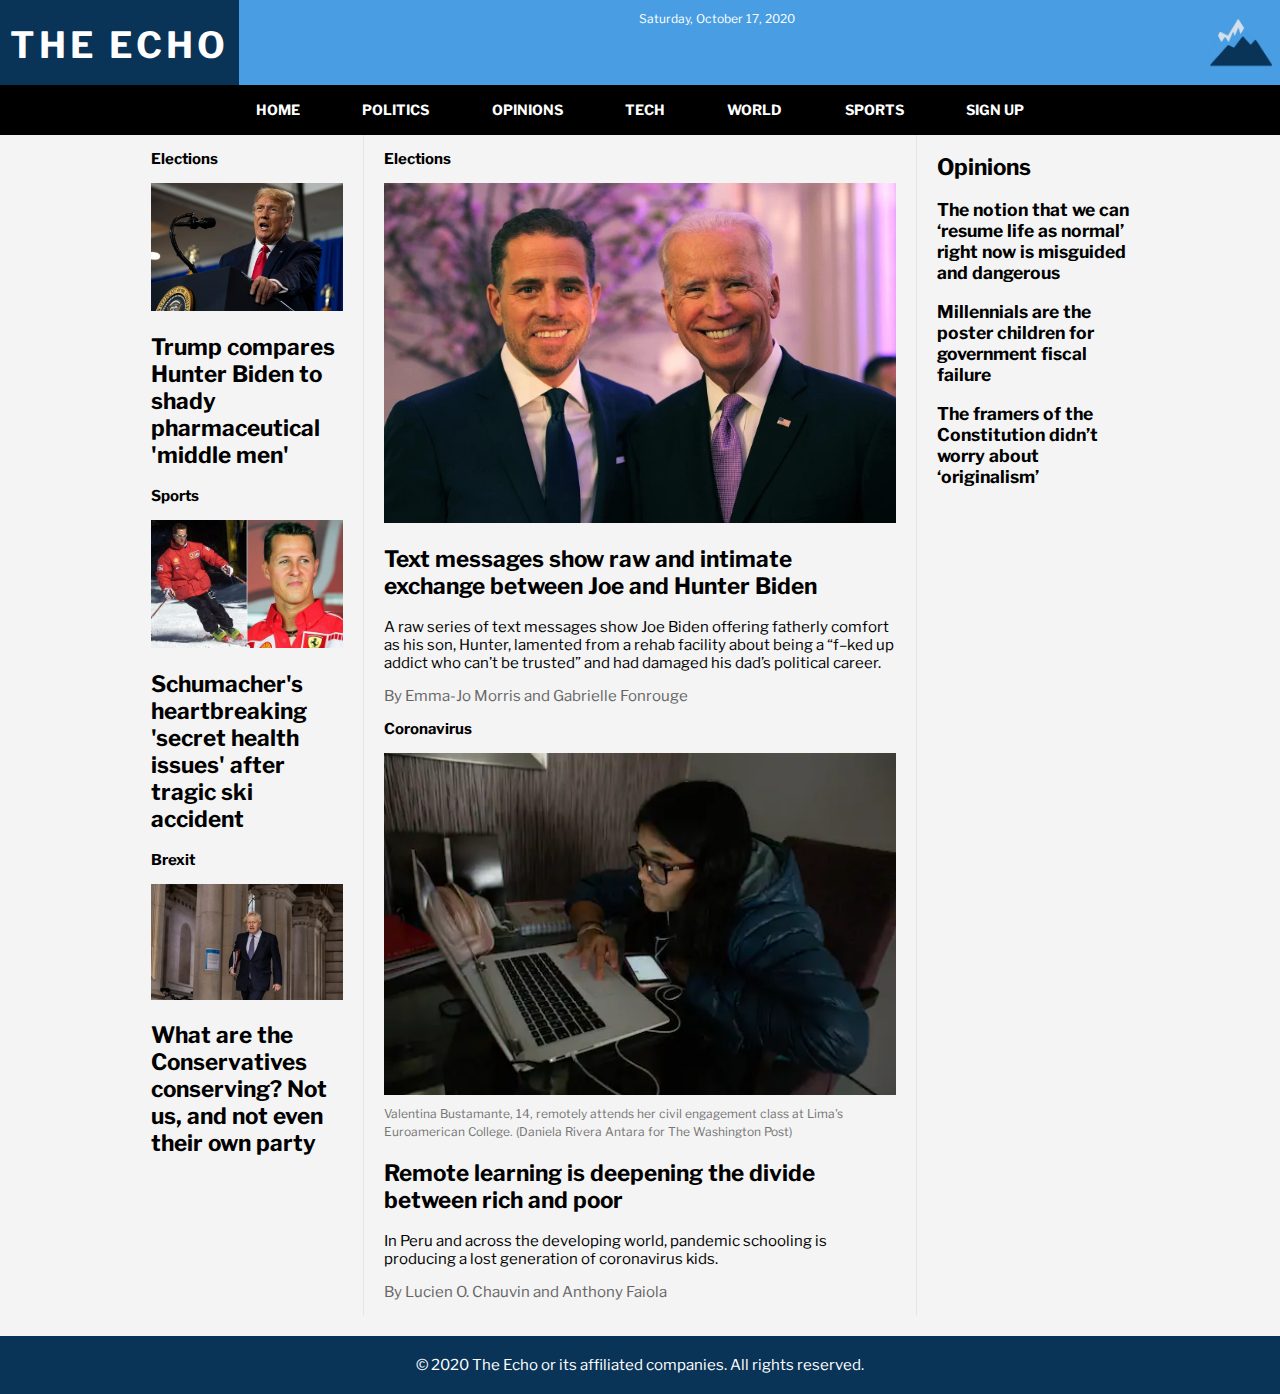
<file: index.html>
<!DOCTYPE html>
<html lang="en">
    <head>
        <meta charset="UTF-8">
        <title>THE ECHO | Home</title>
        <link rel="stylesheet" type="text/css" href="./css/normalize.css"/>
        <link rel="stylesheet" type="text/css" href="./css/header.css"/>
        <link rel="stylesheet" type="text/css" href="./css/nav.css"/>
        <link rel="stylesheet" type="text/css" href="./css/styles.css"/>
        <link rel="stylesheet" type="text/css" href="./css/footer.css"/>
        <link href="https://fonts.googleapis.com/css2?family=Libre+Franklin" rel="stylesheet"> 
        <meta name="viewport" content="width=device-width">
    </head>
    <body>
        <header>
            <div class="container-header">
                <div id="branding">
                    <a href="https://github.com/MaximoCutro/the-echo">
                        <h1>THE ECHO</h1>
                    </a>
                </div> 
                <div class="date">
                    <p>Saturday, October 17, 2020</p>
                </div>
                <div class="logo">
                    <img src="./img/logo.png" alt="echo-logo">
                </div>
            </div>
        </header>
        <nav>
            <div class="burger">
                <div class="top-burger-line"></div>
                <div class="middle-burger-line"></div>
                <div class="bottom-burger-line"></div>
            </div>
            <ul class="nav-links">
                <li>
                    <a href="index.html">Home</a>
                </li>
                <li>
                    <a href="#">Politics</a>
                </li>
                <li>
                    <a href="#">Opinions</a>
                </li>
                <li>
                    <a href="#">Tech</a>
                </li>
                <li>
                    <a href="#">World</a>
                </li>
                <li>
                    <a href="#">Sports</a>
                </li>
                <li>
                    <a href="form.html">Sign Up</a>
                </li>
            </ul>
        </nav>
        <div class="container-main">
            <div class="content-secondary">
                <div>
                    <p class="subject">Elections</p>
                    <a href="#">
                        <img src="./img/trump.webp" alt="Trump">
                    </a>
                    <a href="#">
                        <h2>Trump compares Hunter Biden to shady pharmaceutical 'middle men'</h2>
                    </a>
                </div>
                <div>
                    <p class="subject">Sports</p>
                    <a href="#">
                        <img src="./img/shumacher.jpg" alt="Shumacher">
                    </a>
                    <a href="#">
                        <h2>Schumacher's heartbreaking 'secret health issues' after tragic ski accident</h2>
                    </a>
                </div>
                <div>
                    <p class="subject">Brexit</p>
                    <a href="#">
                        <img src="./img/boris.webp" alt="Boris">
                    </a>
                    <a href="#">
                        <h2>What are the Conservatives conserving? Not us, and not even their own party</h2>
                    </a>
                </div>
            </div>
            <div class="content-main">
                <div>
                    <p class="subject">Elections</p>
                    <a href="#">
                        <img src="./img/biden.webp" alt="Biden">
                    </a>
                    <a href="#">
                        <h2>Text messages show raw and intimate exchange between Joe and Hunter Biden</h2>
                    </a>
                    <p>A raw series of text messages show Joe Biden offering fatherly comfort as his son, Hunter, lamented from a rehab facility about being a “f–ked up addict who can’t be trusted” and had damaged his dad’s political career.</p>
                    <p class="author">By Emma-Jo Morris and Gabrielle Fonrouge</p>
                </div>
                <div>
                    <p class="subject">Coronavirus</p>
                    <a href="#">
                        <img src="./img/coronavirus.webp" alt="Coronavirus">
                    </a>
                    <figcaption class="figcaption">Valentina Bustamante, 14, remotely attends her civil engagement class at Lima's Euroamerican College. (Daniela Rivera Antara for The Washington Post)</figcaption>
                    <a href="#">
                        <h2>Remote learning is deepening the divide between rich and poor</h2>
                    </a>
                    <p>In Peru and across the developing world, pandemic schooling is producing a lost generation of coronavirus kids.</p>
                    <p class="author">By Lucien O. Chauvin and Anthony Faiola</p>
                </div>
            </div>
            <div class="content-opinions">
                <h2>Opinions</h2>
                <a href="#">
                    <h3>The notion that we can ‘resume life as normal’ right now is misguided and dangerous</h3>
                </a>
                <a href="#">
                    <h3>Millennials are the poster children for government fiscal failure</h3>
                </a>
                <a href="#">
                    <h3>The framers of the Constitution didn’t worry about ‘originalism’</h3>
                </a>    
            </div>
        </div>
        <footer>
            © 2020 The Echo or its affiliated companies. All rights reserved. 
        </footer>
    </body>
</html>
</file>
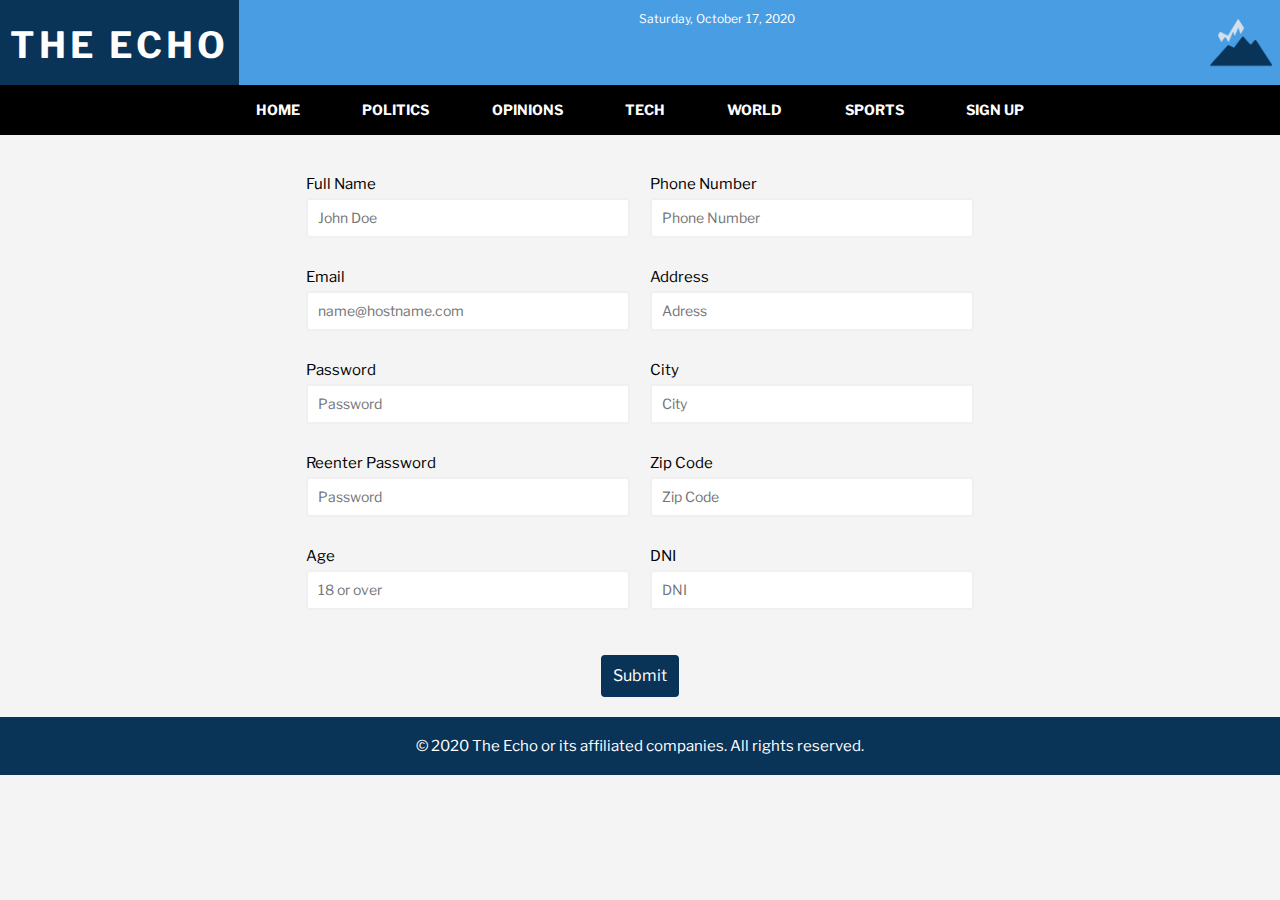
<file: form.html>
<!DOCTYPE html>
<html lang="en">
    <head>
        <meta charset="UTF-8">
        <title>THE ECHO | Form</title>
        <link rel="stylesheet" type="text/css" href="./css/normalize.css"/>
        <link rel="stylesheet" type="text/css" href="./css/header.css"/>
        <link rel="stylesheet" type="text/css" href="./css/nav.css"/>
        <link rel="stylesheet" type="text/css" href="./css/styles.css"/>
        <link rel="stylesheet" type="text/css" href="./css/footer.css"/>
        <link rel="stylesheet" type="text/css" href="./css/form.css"/>
        <link href="https://fonts.googleapis.com/css2?family=Libre+Franklin" rel="stylesheet"> 
        <script src="./js/form-control.js"></script>
        <meta name="viewport" content="width=device-width">
    </head>
    <body>
        <header>
            <div class="container-header">
                <div id="branding">
                    <a href="https://github.com/MaximoCutro/the-echo">
                        <h1>THE ECHO</h1>
                    </a>
                </div> 
                <div class="date">
                    <p>Saturday, October 17, 2020</p>
                </div>
                <div class="logo">
                    <img src="./img/logo.png" alt="echo-logo">
                </div>
            </div>
        </header>
        <nav>
            <div class="burger">
                <div class="top-burger-line"></div>
                <div class="middle-burger-line"></div>
                <div class="bottom-burger-line"></div>
            </div>
            <ul class="nav-links">
                <li>
                    <a href="index.html">Home</a>
                </li>
                <li>
                    <a href="#">Politics</a>
                </li>
                <li>
                    <a href="#">Opinions</a>
                </li>
                <li>
                    <a href="#">Tech</a>
                </li>
                <li>
                    <a href="#">World</a>
                </li>
                <li>
                    <a href="#">Sports</a>
                </li>
                <li>
                    <a href="form.html">Sign Up</a>
                </li>
            </ul>
        </nav>
        <form id="form" class="form">
            <div class="form-row">
                <div class="form-left">
                    <div class="form-control">
                        <label for="full-name">Full Name</label>
                        <input type="text" placeholder="John Doe" id="full-name"/>
                        <small>Error message</small>
                    </div>
                    <div class="form-control">
                        <label for="email">Email</label>
                        <input type="email" placeholder="name@hostname.com" id="email"/>
                        <small>Error message</small>
                    </div>
                    <div class="form-control">
                        <label for="password">Password</label>
                        <input type="password" placeholder="Password" id="password"/>
                        <small>Error message</small>
                    </div>
                    <div class="form-control">
                        <label for="password-check">Reenter Password</label>
                        <input type="password" placeholder="Password" id="password-check"/>
                        <small>Error message</small>
                    </div>
                    <div class="form-control">
                        <label for="age">Age</label>
                        <input type="text" placeholder="18 or over" id="age-check"/>
                        <small>Error message</small>
                    </div>
                </div>
                <div class="form-right">
                    <div class="form-control">
                        <label for="phone-number">Phone Number</label>
                        <input type="text" placeholder="Phone Number" id="phone-number"/>
                        <small>Error message</small>
                    </div>
                    <div class="form-control">
                        <label for="address">Address</label>
                        <input type="text" placeholder="Adress" id="address"/>
                        <small>Error message</small>
                    </div>
                    <div class="form-control">
                        <label for="city">City</label>
                        <input type="text" placeholder="City" id="city"/>
                        <small>Error message</small>
                    </div>
                    <div class="form-control">
                        <label for="zip-code">Zip Code</label>
                        <input type="text" placeholder="Zip Code" id="zip-code"/>
                        <small>Error message</small>
                    </div>
                    <div class="form-control">
                        <label for="dni">DNI</label>
                        <input type="text" placeholder="DNI" id="dni"/>
                        <small>Error message</small>
                    </div>
                </div>
            </div>
            <div class="form-button">
                <button type="submit">Submit</button>
            </div>
        </form>
        <footer>
            © 2020 The Echo or its affiliated companies. All rights reserved. 
        </footer>
    </body>
</html>
</file>
<file: css/header.css>
.container-header{
    display: flex;
    align-items: center;
    justify-content: space-between;
    height: 85px;
    background-color: #489de3;
}

#branding{
    padding-right: 10px;
    padding-left: 10px;
    height: 100%;
    width: auto;
    background-color: #093357;
    font-size: 18px;
    color: #ffffff;
    letter-spacing: 4px;
}

#branding a{
    color: #ffffff;
    text-decoration: none;
}

.date{
    align-self: baseline;
    font-size: 12px;
    color: #ffffff;
}

.logo {
    height: 100%;
    width: auto;
}
</file>
<file: css/nav.css>
nav{
    display: flex;
    align-items: center;
    height: 50px;
    background-color: #000000;
}

.burger{
    display: none;
}

.burger div{
    width: 20px;
    height: 2px;
    margin: 5px;
    background-color: #ffffff;   
}

.nav-links{
    display: flex;
    justify-content: space-between;
    flex-basis: 100%;
    padding-right: 20%;
    padding-left: 20%;
}

.nav-links li{
    list-style: none;
}

.nav-links a{
    color: #ffffff;
    text-decoration: none;
    font-size: 14px;
    font-weight: bold;
    text-transform: uppercase;
}

@media screen and (max-width: 768px){
    .nav-links{
        flex-basis: 50%;
        flex-direction: column;
        align-items: center;
        position: absolute;
        padding: 0;
        top: 120px; 
        left: 0px;
        height: 92vh;
        background-color: #000000;
        transform: translateX(-100%);

    }
    .date{
        display: none;
    }
    .burger{
        display: block;
        padding-left: 10px;
        cursor: pointer;
    }
}
</file>
<file: css/styles.css>
body{
    background-color: #f4f4f4;
    font-family: 'Libre Franklin', Arial, sans-serif;
    font-size: 15px;
    line-height: 1.2;
}

a{
    color: #000000;
    text-decoration: none;
}

img {
    max-height: 100%;
}

.container-main{
    display: flex;
    justify-content: center;
}

.content-main{
    flex-basis: 40%;
    margin-right: 20px;
    margin-left: 20px;
    padding-right: 20px;
    padding-left: 20px;
    border-right: 1px #e6e6e6 solid;
    border-left: 1px #e6e6e6 solid;
}

.content-secondary{
    flex-basis: 15%;
}

.content-opinions{
    flex-basis: 15%;
}

.subject{
    font-weight: 700;
}

.author{
    color: #666666;
}

.figcaption{
    padding-top: 6px;
    font-size: 12px;
    line-height: 1.5;
    font-weight: 400;
    word-wrap: break-word;
    color: #767676;
}

.content-secondary img{
    width: 100%;
}

.content-main img{
    width: 100%;
}

@media screen and (max-width: 1023px){
    .container-main{
        flex-wrap: wrap;
    }
    .content-secondary{
        flex-basis: 25%;
    }
    .content-opinions{
        flex-basis: 70%;
        align-self: flex-start;
    }
    .content-main{
        flex-basis: 45%;
    }
}

@media screen and (max-width: 767px){
    .container-main{
        flex-direction: column;
        padding-right: 10px;
        padding-left: 10px;
    }
    .content-secondary{
        order: 2;
    }
    .content-secondary img{
        width: 40%;
    }
    .content-secondary p{
        display: none;
    }
    .content-opinions{
        order: 3;
    }
    .content-main{
        order: 1;
        margin-right: 0;
        margin-bottom: 20px;
        margin-left: 0;
        padding-right: 0;
        padding-left: 0;
        border-right: 0;
        border-left: 0;
    }
}
</file>
<file: css/footer.css>
footer{
    padding: 20px;
    margin-top: 20px;
    background-color: #093357;
    color: #ffffff;
    text-align: center;
}
</file>
<file: css/form.css>
.form{
	display: flex;
	flex-direction: column;
	justify-content: center;
	align-items: center;
	overflow: hidden;
	flex-basis: 100%;
}

.form-row {
	display: flex;
	flex-direction: column;
	align-items: center;
	padding: 30px 40px;

}

.form-button {
	display: flex;
}

.form-control {
	margin-bottom: 10px;
	padding-bottom: 20px;
	position: relative;
}

.form-control label {
	display: inline-block;
	margin-bottom: 5px;
}

.form-control input {
	border: 2px solid #f0f0f0;
	border-radius: 4px;
	display: block;
	font-family: inherit;
	font-size: 14px;
	padding: 10px;
	width: 300px;
}

.form-control input:focus {
	outline: 0;
	border-color: #777;
}

.form-control.success input {
	border-color: #2ecc71;
}

.form-control.error input {
	border-color: #e74c3c;
}

.form-control small {
	color: #e74c3c;
	position: absolute;
	bottom: 0;
    left: 0;
	visibility: hidden;
}

.form-control.error small {
	visibility: visible;
}

.form-button button {
	background-color: #093357;
	border: 2px solid #093357;
	border-radius: 4px;
	color: #fff;
	display: block;
	font-family: inherit;
	font-size: 16px;
	padding: 10px;
	margin-top: 20px;
}


@media screen and (min-width: 768px){
	.form-row {
		flex-direction: row;
		flex-basis: 100%;
		padding-bottom: 50px;
	}

	.form-left{
		height: 400px;
		padding: 10px;
	}
	.form-right{
		height: 400px;
		padding: 10px;
	}	
}
</file>
